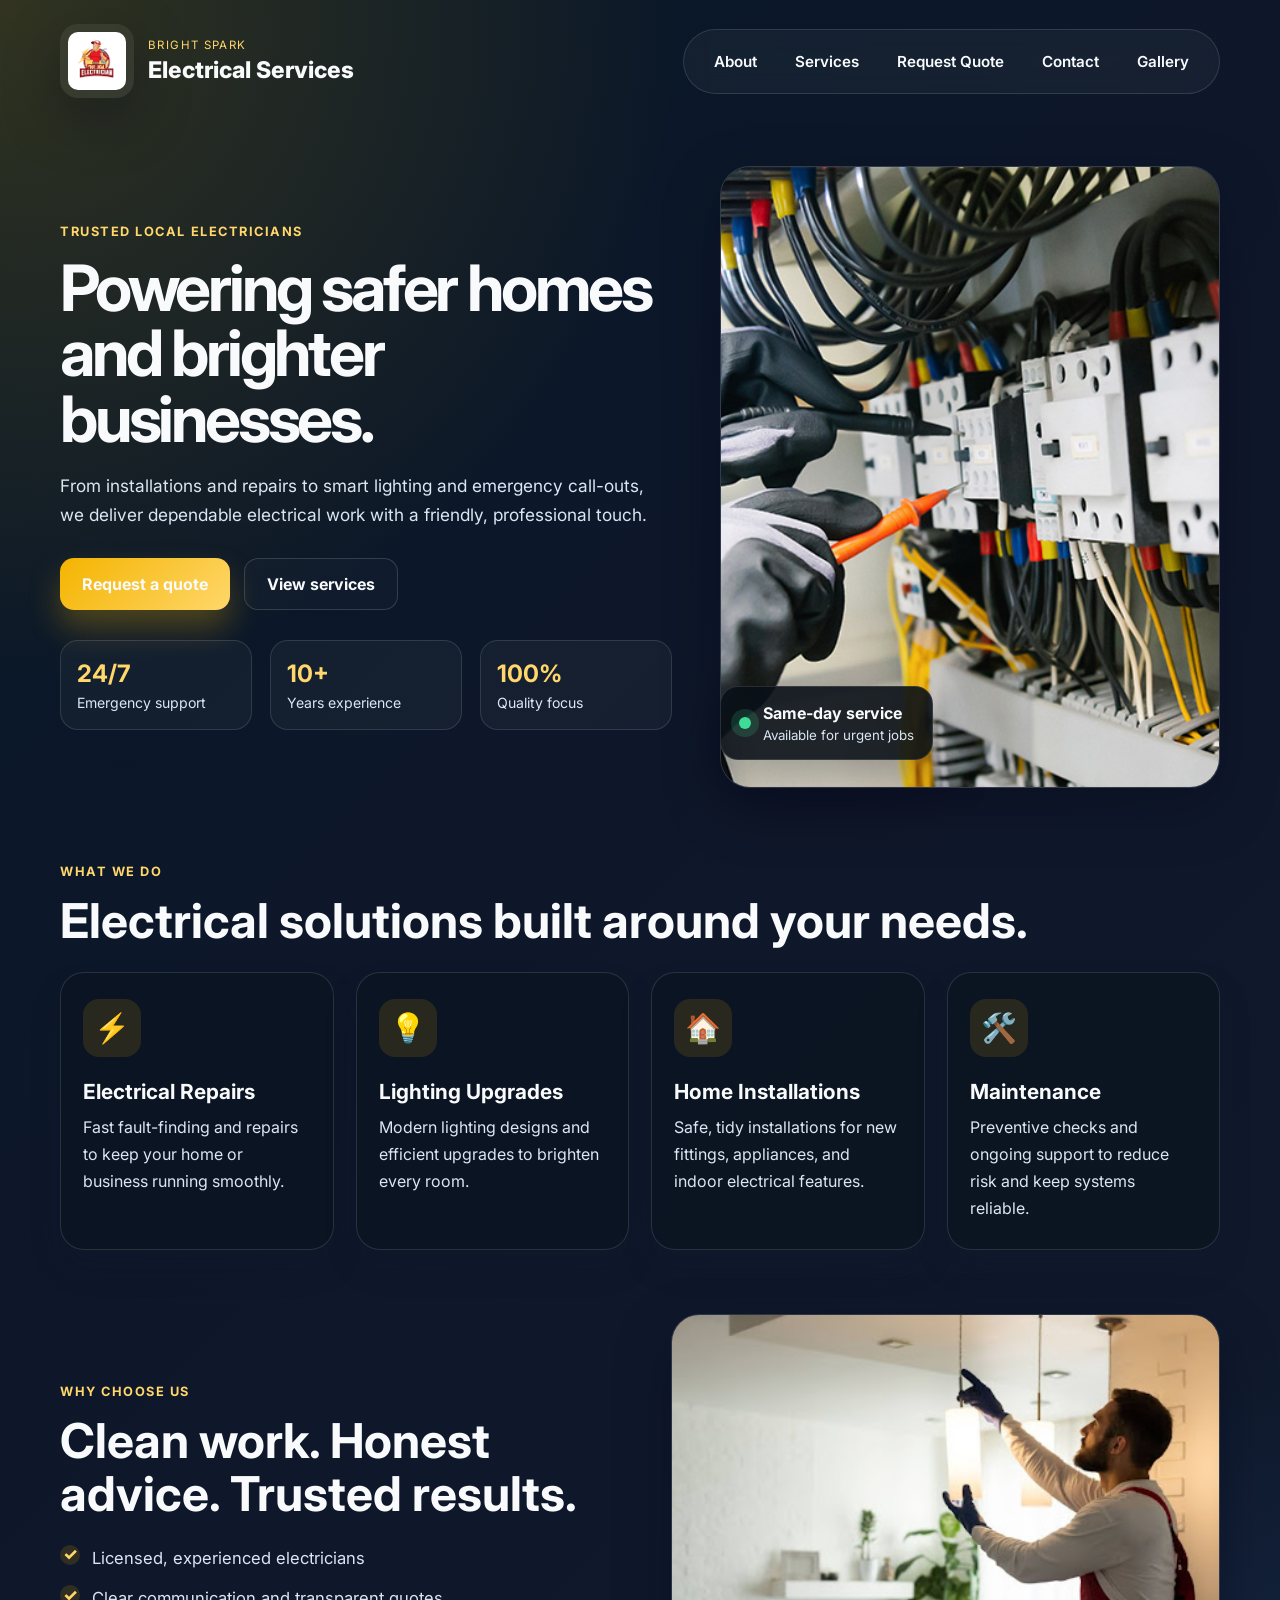
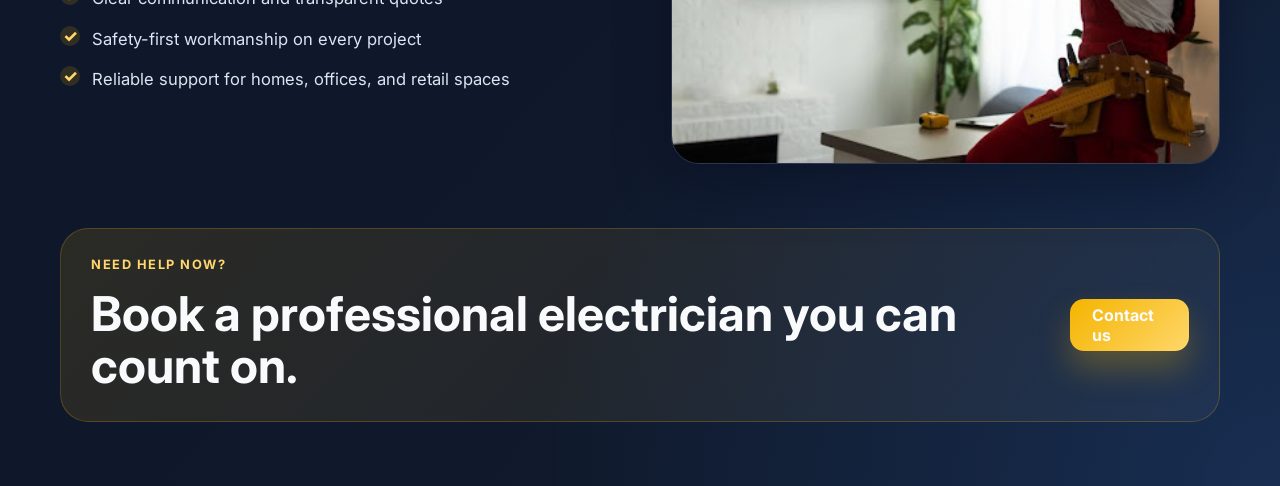
<file: index.html>
<!DOCTYPE html>

<html lang="en">

<head>

    <meta charset="UTF-8">

    <meta name="viewport" content="width=device-width, initial-scale=1.0">

    <title>Bright Spark Electrical Services</title>

    <meta name="description" content="Bright Spark Electrical Services offers reliable residential and commercial electrical solutions, emergency repairs, installations, and maintenance.">

    <link rel="preconnect" href=https://fonts.googleapis.com>

    <link rel="preconnect" href=https://fonts.gstatic.com crossorigin>

    <link href=https://fonts.googleapis.com/css2?family=Inter:wght@400;500;600;700;800;900&display=swap rel="stylesheet">

    <link rel="stylesheet" href="css/style.css">

</head>

<body class="landing-page">

<header class="site-header">

    <div class="brand-wrap">

        <img class="brand-logo" src="images/logo.png" alt="Bright Spark Electrical Services logo">

        <div class="brand-text">

            <span class="brand-kicker">Bright Spark</span>

            <h2>Electrical Services</h2>

        </div>

    </div>



    <nav class="main-nav" aria-label="Main navigation">

        <a href="about.html">About</a>

        <a href="services.html">Services</a>

        <a href="quote.html">Request Quote</a>

        <a href="contact.html">Contact</a>

        <a href="gallery.html">Gallery</a>

    </nav>

</header>



<main class="page-shell">

    <section class="hero">

        <div class="hero-copy">

            <p class="eyebrow">Trusted local electricians</p>

            <h1 class="hero-title-animated">Powering safer homes and brighter businesses.</h1>

            <p class="lead">

                From installations and repairs to smart lighting and emergency call-outs,

                we deliver dependable electrical work with a friendly, professional touch.

            </p>



            <div class="cta-row">

                <a class="primary-btn" href="quote.html">Request a quote</a>

                <a class="secondary-btn" href="services.html">View services</a>

            </div>



            <ul class="quick-facts" aria-label="Key service facts">

                <li><strong>24/7</strong><span>Emergency support</span></li>

                <li><strong>10+</strong><span>Years experience</span></li>

                <li><strong>100%</strong><span>Quality focus</span></li>

            </ul>

        </div>



        <div class="hero-visual" aria-label="Electrical service illustration">

            <div class="image-card main-image">

                <img src="images/installations.jpg" alt="Professional electrician working on a lighting installation">

            </div>

            <div class="floating-card">

                <span class="status-dot"></span>

                <div>

                    <strong>Same-day service</strong>

                    <small>Available for urgent jobs</small>

                </div>

            </div>

        </div>

    </section>



    <section class="services-overview" aria-labelledby="services-heading">

        <div class="section-heading">

            <p class="eyebrow">What we do</p>

            <h2 id="services-heading">Electrical solutions built around your needs.</h2>

        </div>



        <div class="service-grid">

            <article class="service-card">

                <span class="service-icon">⚡</span>

                <h3>Electrical Repairs</h3>

                <p>Fast fault-finding and repairs to keep your home or business running smoothly.</p>

            </article>

            <article class="service-card">

                <span class="service-icon">💡</span>

                <h3>Lighting Upgrades</h3>

                <p>Modern lighting designs and efficient upgrades to brighten every room.</p>

            </article>

            <article class="service-card">

                <span class="service-icon">🏠</span>

                <h3>Home Installations</h3>

                <p>Safe, tidy installations for new fittings, appliances, and indoor electrical features.</p>

            </article>

            <article class="service-card">

                <span class="service-icon">🛠️</span>

                <h3>Maintenance</h3>

                <p>Preventive checks and ongoing support to reduce risk and keep systems reliable.</p>

            </article>

        </div>

    </section>



    <section class="feature-band">

        <div class="feature-copy">

            <p class="eyebrow">Why choose us</p>

            <h2>Clean work. Honest advice. Trusted results.</h2>

            <ul class="check-list">

                <li>Licensed, experienced electricians</li>

                <li>Clear communication and transparent quotes</li>

                <li>Safety-first workmanship on every project</li>

                <li>Reliable support for homes, offices, and retail spaces</li>

            </ul>

        </div>



        <div class="feature-visual">

            <img src="images/lighting.jpg" alt="Modern lighting installation in a room">

        </div>

    </section>



    <section class="cta-banner">

        <div>

            <p class="eyebrow">Need help now?</p>

            <h2>Book a professional electrician you can count on.</h2>

        </div>

        <a class="primary-btn" href="contact.html">Contact us</a>

    </section>

</main>

</body>

</html>
</file>
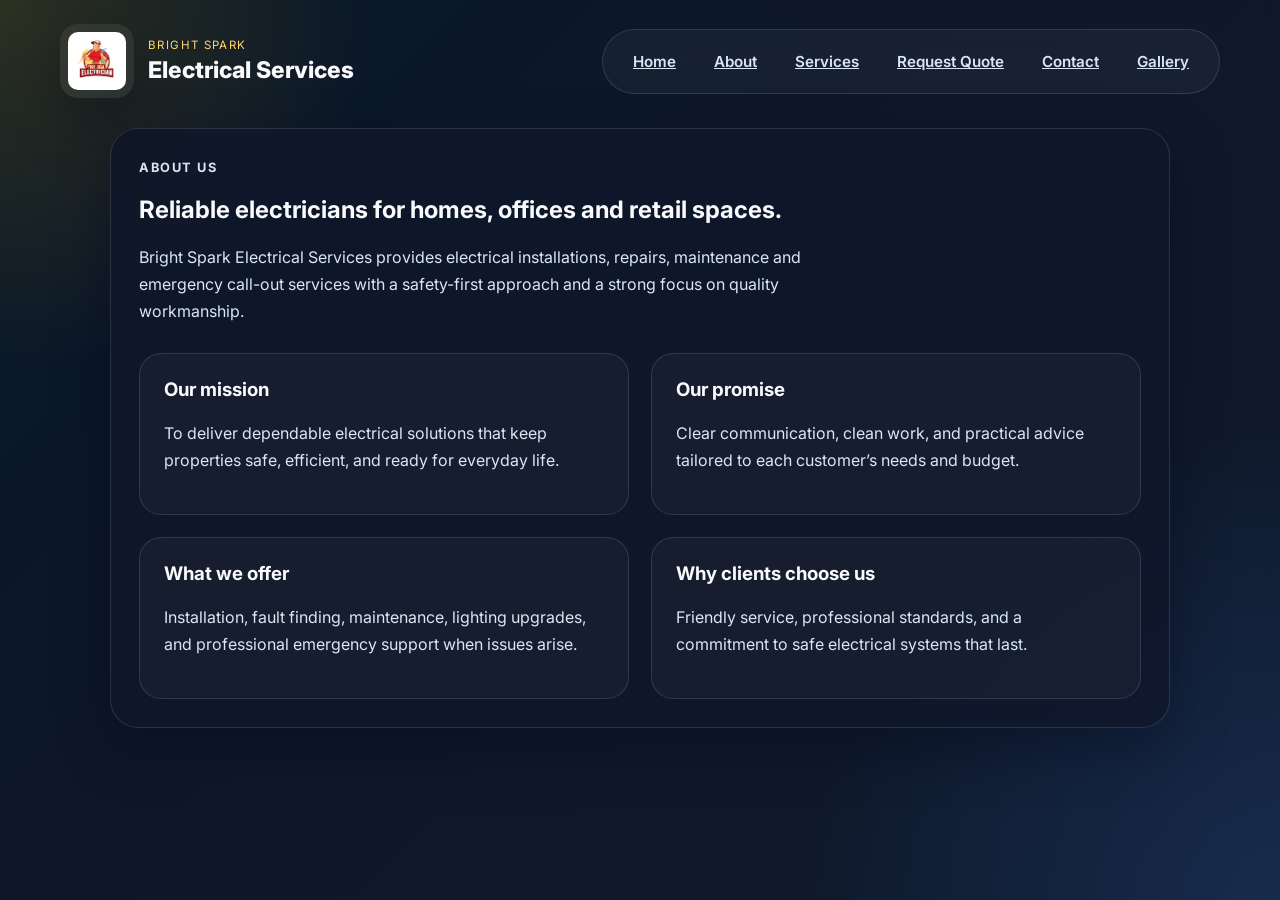
<file: about.html>
<!DOCTYPE html>
<html lang="en">
<head>
  <meta charset="UTF-8">
  <meta name="viewport" content="width=device-width, initial-scale=1.0">
  <title>About Us</title>
  <link rel="preconnect" href="https://fonts.googleapis.com">
  <link rel="preconnect" href="https://fonts.gstatic.com" crossorigin>
  <link href="https://fonts.googleapis.com/css2?family=Inter:wght@400;500;600;700;800;900&display=swap" rel="stylesheet">
  <link rel="stylesheet" href="css/style.css">
</head>
<body class="site-page">
<header class="site-header">
  <div class="brand-wrap">
    <img class="brand-logo" src="images/logo.png" alt="Bright Spark Electrical Services logo">
    <div class="brand-text">
      <span class="brand-kicker">Bright Spark</span>
      <h2>Electrical Services</h2>
    </div>
  </div>

  <nav class="main-nav" aria-label="Main navigation">
    <a href="index.html">Home</a>
    <a href="about.html">About</a>
    <a href="services.html">Services</a>
    <a href="quote.html">Request Quote</a>
    <a href="contact.html">Contact</a>
    <a href="gallery.html">Gallery</a>
  </nav>
</header>

<main class="page-shell">
  <section class="content-panel">
    <div class="intro-copy">
      <p class="eyebrow">About us</p>
      <h1>Reliable electricians for homes, offices and retail spaces.</h1>
      <p class="lead-text">
        Bright Spark Electrical Services provides electrical installations, repairs,
        maintenance and emergency call-out services with a safety-first approach and a strong focus on quality workmanship.
      </p>
    </div>

    <div class="info-grid">
      <article class="info-card">
        <h3>Our mission</h3>
        <p>To deliver dependable electrical solutions that keep properties safe, efficient, and ready for everyday life.</p>
      </article>
      <article class="info-card">
        <h3>Our promise</h3>
        <p>Clear communication, clean work, and practical advice tailored to each customer’s needs and budget.</p>
      </article>
      <article class="info-card">
        <h3>What we offer</h3>
        <p>Installation, fault finding, maintenance, lighting upgrades, and professional emergency support when issues arise.</p>
      </article>
      <article class="info-card">
        <h3>Why clients choose us</h3>
        <p>Friendly service, professional standards, and a commitment to safe electrical systems that last.</p>
      </article>
    </div>
  </section>
</main>
</body>
</html>
</file>
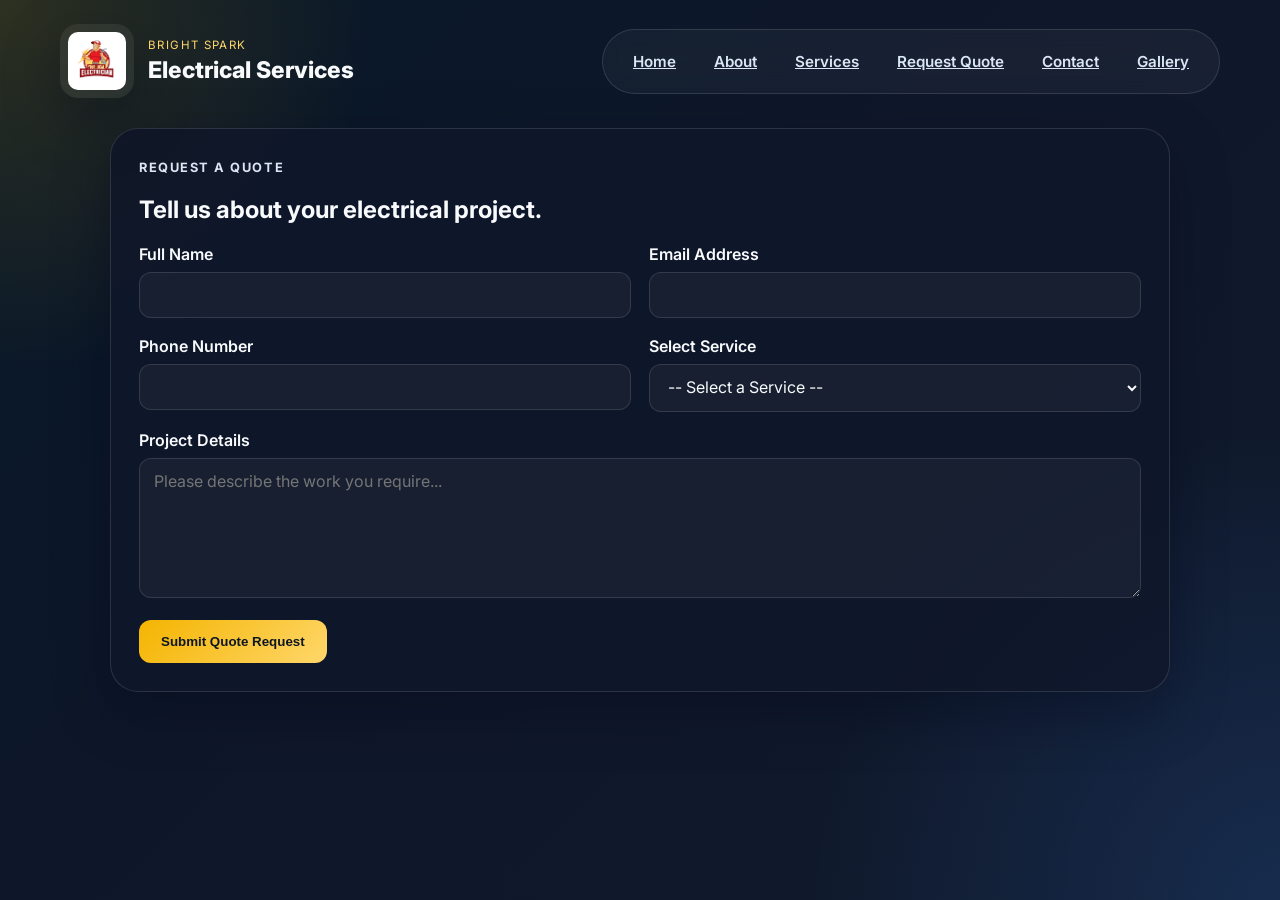
<file: quote.html>
<!DOCTYPE html>

<html lang="en">

<head>

    <meta charset="UTF-8">

    <meta name="viewport" content="width=device-width, initial-scale=1.0">

    <title>Request a Quote</title>

    <link rel="preconnect" href=https://fonts.googleapis.com>

    <link rel="preconnect" href=https://fonts.gstatic.com crossorigin>

    <link href=https://fonts.googleapis.com/css2?family=Inter:wght@400;500;600;700;800;900&display=swap rel="stylesheet">

    <link rel="stylesheet" href="css/style.css">

</head>

<body class="site-page">

<header class="site-header">

    <div class="brand-wrap">

        <img class="brand-logo" src="images/logo.png" alt="Bright Spark Electrical Services logo">

        <div class="brand-text">

            <span class="brand-kicker">Bright Spark</span>

            <h2>Electrical Services</h2>

        </div>

    </div>



    <nav class="main-nav" aria-label="Main navigation">

        <a href="index.html">Home</a>

        <a href="about.html">About</a>

        <a href="services.html">Services</a>

        <a href="quote.html">Request Quote</a>

        <a href="contact.html">Contact</a>

        <a href="gallery.html">Gallery</a>

    </nav>

</header>



<main class="page-shell">

    <section class="content-panel">

        <p class="eyebrow">Request a quote</p>

        <h1>Tell us about your electrical project.</h1>



        <form>

            <div class="form-grid">

                <div>

                    <label for="fullname">Full Name</label>

                    <input type="text" id="fullname" name="fullname" required>

                </div>



                <div>

                    <label for="email">Email Address</label>

                    <input type="email" id="email" name="email" required>

                </div>



                <div>

                    <label for="phone">Phone Number</label>

                    <input type="tel" id="phone" name="phone" required>

                </div>



                <div>

                    <label for="service">Select Service</label>

                    <select id="service" name="service" required>

                        <option value="">-- Select a Service --</option>

                        <option value="Electrical Installations">Electrical Installations</option>

                        <option value="Fault Finding and Repairs">Fault Finding and Repairs</option>

                        <option value="Lighting Installation">Lighting Installation</option>

                        <option value="Electrical Maintenance">Electrical Maintenance</option>

                        <option value="Emergency Electrical Services">Emergency Electrical Services</option>

                    </select>

                </div>

            </div>



            <div>

                <label for="details">Project Details</label>

                <textarea id="details" name="details" placeholder="Please describe the work you require..." required></textarea>

            </div>



            <button type="submit">Submit Quote Request</button>

        </form>

    </section>

</main>

</body>

</html>
</file>
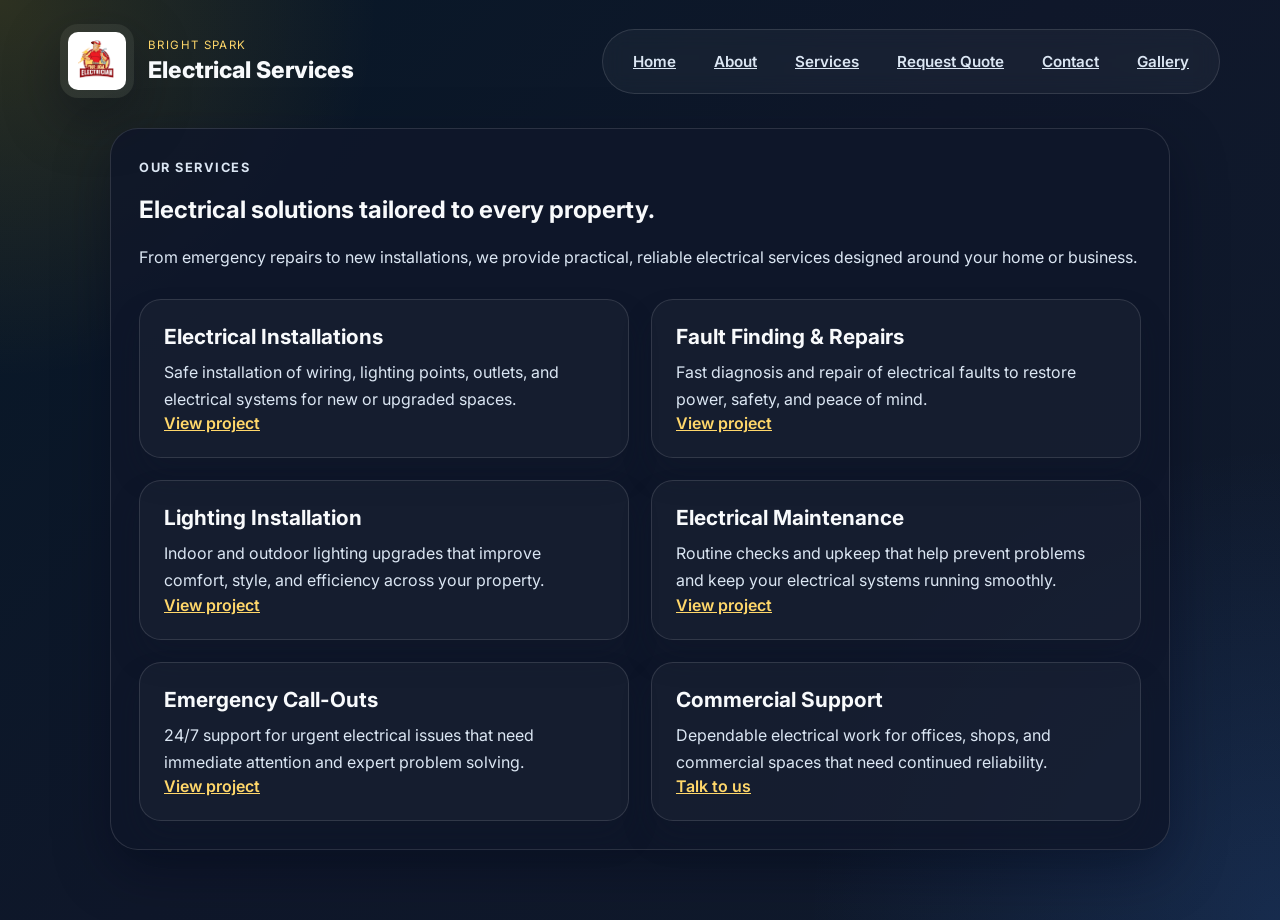
<file: services.html>
<!DOCTYPE html>

<html lang="en">

<head>

    <meta charset="UTF-8">

    <meta name="viewport" content="width=device-width, initial-scale=1.0">

    <title>Services</title>

    <link rel="preconnect" href=https://fonts.googleapis.com>

    <link rel="preconnect" href=https://fonts.gstatic.com crossorigin>

    <link href=https://fonts.googleapis.com/css2?family=Inter:wght@400;500;600;700;800;900&display=swap rel="stylesheet">

    <link rel="stylesheet" href="css/style.css">

</head>

<body class="site-page">

<header class="site-header">

    <div class="brand-wrap">

        <img class="brand-logo" src="images/logo.png" alt="Bright Spark Electrical Services logo">

        <div class="brand-text">

            <span class="brand-kicker">Bright Spark</span>

            <h2>Electrical Services</h2>

        </div>

    </div>



    <nav class="main-nav" aria-label="Main navigation">

        <a href="index.html">Home</a>

        <a href="about.html">About</a>

        <a href="services.html">Services</a>

        <a href="quote.html">Request Quote</a>

        <a href="contact.html">Contact</a>

        <a href="gallery.html">Gallery</a>

    </nav>

</header>



<main class="page-shell">

    <section class="content-panel">

        <p class="eyebrow">Our services</p>

        <h1>Electrical solutions tailored to every property.</h1>

        <p class="lead-text">From emergency repairs to new installations, we provide practical, reliable electrical services designed around your home or business.</p>



        <div class="service-grid">

            <article class="service-card">

                <h3>Electrical Installations</h3>

                <p>Safe installation of wiring, lighting points, outlets, and electrical systems for new or upgraded spaces.</p>

                <a href="gallery.html#installations">View project</a>

            </article>

            <article class="service-card">

                <h3>Fault Finding & Repairs</h3>

                <p>Fast diagnosis and repair of electrical faults to restore power, safety, and peace of mind.</p>

                <a href="gallery.html#repairs">View project</a>

            </article>

            <article class="service-card">

                <h3>Lighting Installation</h3>

                <p>Indoor and outdoor lighting upgrades that improve comfort, style, and efficiency across your property.</p>

                <a href="gallery.html#lighting">View project</a>

            </article>

            <article class="service-card">

                <h3>Electrical Maintenance</h3>

                <p>Routine checks and upkeep that help prevent problems and keep your electrical systems running smoothly.</p>

                <a href="gallery.html#maintenance">View project</a>

            </article>

            <article class="service-card">

                <h3>Emergency Call-Outs</h3>

                <p>24/7 support for urgent electrical issues that need immediate attention and expert problem solving.</p>

                <a href="gallery.html#emergency">View project</a>

            </article>

            <article class="service-card">

                <h3>Commercial Support</h3>

                <p>Dependable electrical work for offices, shops, and commercial spaces that need continued reliability.</p>

                <a href="contact.html">Talk to us</a>

            </article>

        </div>

    </section>

</main>

</body>

</html>
</file>
<file: css/style.css>
:root {

    --bg-deep: #071827;

    --bg-mid: #0f172a;

    --panel: rgba(15, 23, 42, 0.84);

    --panel-strong: rgba(19, 32, 48, 0.96);

    --panel-soft: rgba(255, 255, 255, 0.04);

    --gold: #f4b400;

    --gold-soft: #ffd76a;

    --cream: #f8fafc;

    --muted: #dbe6f3;

    --line: rgba(255, 255, 255, 0.12);

    --shadow: 0 20px 55px rgba(2, 6, 23, 0.35);

}



* {

    box-sizing: border-box;

}



body.landing-page {

    margin: 0;

    font-family: "Inter", "Segoe UI", Arial, sans-serif;

    color: var(--cream);

    background:

            radial-gradient(circle at top left, rgba(244, 180, 0, 0.18), transparent 28%),

            radial-gradient(circle at bottom right, rgba(59, 130, 246, 0.18), transparent 30%),

            linear-gradient(135deg, var(--bg-deep) 0%, var(--bg-mid) 48%, #101b2d 100%);

    min-height: 100vh;

}



body.landing-page img {

    display: block;

    max-width: 100%;

}



body.landing-page a {

    text-decoration: none;

    color: inherit;

}



.site-header {

    max-width: 1200px;

    margin: 0 auto;

    padding: 24px 20px 0;

    display: flex;

    align-items: center;

    justify-content: space-between;

    gap: 24px;

}



.brand-wrap {

    display: flex;

    align-items: center;

    gap: 14px;

}



.brand-logo {

    width: 74px;

    height: 74px;

    border-radius: 18px;

    background: rgba(255, 255, 255, 0.06);

    padding: 8px;

    box-shadow: var(--shadow);

}



.brand-kicker {

    display: block;

    font-size: 0.72rem;

    letter-spacing: 0.12em;

    text-transform: uppercase;

    color: var(--gold-soft);

}



.brand-text h2 {

    margin: 4px 0 0;

    font-size: clamp(1.1rem, 1.8vw, 1.6rem);

    font-weight: 800;

}



.main-nav {

    display: flex;

    align-items: center;

    gap: 10px;

    justify-content: flex-end;

    flex-wrap: wrap;

    padding: 12px 16px;

    background: rgba(255, 255, 255, 0.04);

    border: 1px solid var(--line);

    border-radius: 999px;

    backdrop-filter: blur(10px);

}



.main-nav a {

    padding: 10px 14px;

    border-radius: 999px;

    color: var(--muted);

    font-size: 0.95rem;

    font-weight: 600;

    transition: background 0.2s ease, color 0.2s ease, transform 0.2s ease;

}



.main-nav a:hover,

.main-nav a:focus-visible {

    background: rgba(244, 180, 0, 0.12);

    color: var(--cream);

    transform: translateY(-1px);

}



.page-shell {

    max-width: 1200px;

    margin: 0 auto;

    padding: 26px 20px 64px;

}



.hero {

    display: grid;

    grid-template-columns: 1.1fr 0.9fr;

    align-items: center;

    gap: 48px;

    padding: 42px 0 18px;

}



.eyebrow {

    margin: 0 0 16px;

    color: var(--gold-soft);

    font-size: 0.8rem;

    font-weight: 700;

    letter-spacing: 0.12em;

    text-transform: uppercase;

}



.hero-copy h1 {

    margin: 0;

    font-size: clamp(2.7rem, 5vw, 5rem);

    line-height: 1.02;

    letter-spacing: -0.05em;

}



.lead {

    margin: 20px 0 0;

    max-width: 640px;

    color: var(--muted);

    font-size: 1.08rem;

    line-height: 1.7;

}



.cta-row {

    display: flex;

    flex-wrap: wrap;

    gap: 14px;

    margin-top: 28px;

}



.primary-btn,

.secondary-btn {

    display: inline-flex;

    align-items: center;

    justify-content: center;

    min-height: 52px;

    padding: 0 22px;

    border-radius: 14px;

    font-weight: 700;

    transition: transform 0.2s ease, box-shadow 0.2s ease, border-color 0.2s ease;

}



.primary-btn {

    background: linear-gradient(135deg, var(--gold) 0%, var(--gold-soft) 100%);

    color: #0d1724;

    box-shadow: 0 18px 32px rgba(244, 180, 0, 0.28);

}



.secondary-btn {

    border: 1px solid rgba(255, 255, 255, 0.15);

    background: rgba(255, 255, 255, 0.02);

    color: var(--cream);

}



.primary-btn:hover,

.secondary-btn:hover,

.primary-btn:focus-visible,

.secondary-btn:focus-visible {

    transform: translateY(-2px);

}



.quick-facts {

    list-style: none;

    display: grid;

    grid-template-columns: repeat(3, minmax(0, 1fr));

    gap: 18px;

    padding: 0;

    margin: 30px 0 0;

}



.quick-facts li {

    padding: 18px 16px;

    border-radius: 18px;

    background: rgba(255, 255, 255, 0.035);

    border: 1px solid var(--line);

}



.quick-facts strong {

    display: block;

    font-size: 1.5rem;

    color: var(--gold-soft);

}



.quick-facts span {

    display: block;

    margin-top: 6px;

    color: var(--muted);

    font-size: 0.88rem;

}



.hero-visual {

    position: relative;

    display: grid;

    place-items: center;

}



.image-card {

    width: min(100%, 520px);

    border-radius: 30px;

    overflow: hidden;

    border: 1px solid var(--line);

    box-shadow: var(--shadow);

    background: rgba(255, 255, 255, 0.04);

}



.image-card img {

    width: 100%;

    height: 620px;

    object-fit: cover;

}



.floating-card {

    position: absolute;

    left: 0;

    bottom: 28px;

    display: flex;

    align-items: center;

    gap: 12px;

    padding: 16px 18px;

    background: rgba(9, 16, 24, 0.9);

    border: 1px solid rgba(255, 255, 255, 0.12);

    border-radius: 18px;

    box-shadow: var(--shadow);

    animation: float 3s ease-in-out infinite;

}



.status-dot {

    display: inline-block;

    width: 12px;

    height: 12px;

    border-radius: 50%;

    background: #3ddc97;

    box-shadow: 0 0 0 8px rgba(61, 220, 151, 0.16);

}



.floating-card strong,

.floating-card small {

    display: block;

}



.floating-card small {

    color: var(--muted);

    margin-top: 4px;

}



.hero-title-animated {

    animation: heroSlideIn 900ms cubic-bezier(.22,.61,.36,1) both,

    heroGlowPulse 2.2s ease-in-out 1s infinite;

}



@keyframes heroSlideIn {

    from {

        opacity: 0;

        transform: translateY(24px) scale(0.98);

    }

    to {

        opacity: 1;

        transform: translateY(0) scale(1);

    }

}



@keyframes heroGlowPulse {

    0%,

    100% {

        text-shadow: 0 0 0 rgba(244, 180, 0, 0);

    }

    50% {

        text-shadow: 0 0 22px rgba(244, 180, 0, 0.55);

    }

}



.services-overview {

    padding-top: 58px;

}



.section-heading {

    margin-bottom: 22px;

}



.section-heading h2,

.feature-copy h2,

.cta-banner h2 {

    margin: 0;

    font-size: clamp(2rem, 4vw, 3rem);

    line-height: 1.1;

}



.service-grid {

    display: grid;

    grid-template-columns: repeat(4, minmax(0, 1fr));

    gap: 22px;

    margin-top: 24px;

}



.service-card {

    padding: 26px 22px;

    border-radius: 24px;

    background: rgba(12, 21, 34, 0.88);

    border: 1px solid var(--line);

    box-shadow: 0 18px 30px rgba(15, 23, 42, 0.24);

    transition: transform 0.2s ease, border-color 0.2s ease;

}



.service-card:hover {

    transform: translateY(-4px);

    border-color: rgba(244, 180, 0, 0.55);

}



.service-icon {

    display: inline-flex;

    align-items: center;

    justify-content: center;

    width: 58px;

    height: 58px;

    border-radius: 16px;

    font-size: 1.8rem;

    background: rgba(244, 180, 0, 0.12);

}



.service-card h3 {

    margin: 22px 0 10px;

    font-size: 1.3rem;

}



.service-card p {

    margin: 0;

    color: var(--muted);

    line-height: 1.7;

}



.feature-band {

    display: grid;

    grid-template-columns: 1fr 0.95fr;

    align-items: center;

    gap: 34px;

    padding-top: 64px;

}



.check-list {

    list-style: none;

    margin: 24px 0 0;

    padding: 0;

    display: grid;

    gap: 14px;

}



.check-list li {

    position: relative;

    padding-left: 32px;

    color: var(--muted);

    line-height: 1.6;

    font-size: 1.04rem;

}



.check-list li::before {

    content: "✓";

    position: absolute;

    left: 0;

    top: 0;

    display: inline-flex;

    align-items: center;

    justify-content: center;

    width: 20px;

    height: 20px;

    border-radius: 50%;

    background: rgba(244, 180, 0, 0.15);

    color: var(--gold-soft);

    font-weight: 800;

}



.feature-visual img {

    width: 100%;

    height: 450px;

    object-fit: cover;

    border-radius: 28px;

    border: 1px solid var(--line);

    box-shadow: var(--shadow);

}



.cta-banner {

    display: flex;

    align-items: center;

    justify-content: space-between;

    gap: 20px;

    margin-top: 64px;

    padding: 28px 30px;

    border-radius: 28px;

    background: linear-gradient(135deg, rgba(244, 180, 0, 0.12), rgba(255, 255, 255, 0.04));

    border: 1px solid rgba(244, 180, 0, 0.22);

}



@keyframes float {

    0%,

    100% {

        transform: translateY(0px);

    }

    50% {

        transform: translateY(-10px);

    }

}



@media (max-width: 960px) {

    .hero,

    .feature-band,

    .service-grid {

        grid-template-columns: 1fr 1fr;

    }



    .hero {

        grid-template-columns: 1fr;

    }



    .feature-band {

        grid-template-columns: 1fr;

    }



    .service-grid {

        grid-template-columns: repeat(2, minmax(0, 1fr));

    }

}



@media (max-width: 720px) {

    .site-header {

        flex-direction: column;

        align-items: flex-start;

    }



    .main-nav {

        width: 100%;

        justify-content: flex-start;

        border-radius: 20px;

    }



    .hero-copy h1 {

        letter-spacing: -0.04em;

    }



    .cta-banner {

        flex-direction: column;

        align-items: flex-start;

    }

}



@media (max-width: 560px) {

    .page-shell {

        padding-left: 16px;

        padding-right: 16px;

    }



    .service-grid,

    .quick-facts {

        grid-template-columns: 1fr;

    }



    .brand-wrap {

        align-items: center;

    }



    .image-card img,

    .feature-visual img {

        height: 340px;

    }

}



body.site-page {

    margin: 0;

    min-height: 100vh;

    font-family: "Inter", "Segoe UI", Arial, sans-serif;

    color: var(--cream);

    background:

            radial-gradient(circle at top left, rgba(244, 180, 0, 0.16), transparent 24%),

            radial-gradient(circle at bottom right, rgba(59, 130, 246, 0.16), transparent 30%),

            linear-gradient(135deg, var(--bg-deep) 0%, var(--bg-mid) 48%, #101b2d 100%);

}



body.site-page .page-shell {

    max-width: 1100px;

    margin: 0 auto;

    padding: 30px 20px 70px;

}



body.site-page .content-panel {

    background: rgba(15, 23, 42, 0.82);

    border: 1px solid var(--line);

    border-radius: 28px;

    box-shadow: var(--shadow);

    padding: 28px;

}



body.site-page .content-panel h1,

body.site-page .content-panel h2,

body.site-page .content-panel h3 {

    margin-top: 0;

    color: var(--cream);

}



body.site-page .intro-copy {

    max-width: 700px;

}



body.site-page .lead-text,

body.site-page .content-panel p,

body.site-page .content-panel li,

body.site-page .contact-card p,

body.site-page .contact-card a,

body.site-page .gallery-card p {

    color: var(--muted);

    line-height: 1.7;

}



body.site-page .info-grid,

body.site-page .service-grid,

body.site-page .gallery-grid,

body.site-page .contact-grid {

    display: grid;

    gap: 22px;

    margin-top: 28px;

}



body.site-page .info-grid,

body.site-page .service-grid,

body.site-page .contact-grid {

    grid-template-columns: repeat(2, minmax(0, 1fr));

}



body.site-page .info-card,

body.site-page .service-card,

body.site-page .contact-card,

body.site-page .gallery-card {

    background: rgba(255, 255, 255, 0.03);

    border: 1px solid var(--line);

    border-radius: 22px;

    padding: 24px;

}



body.site-page .service-card a,

body.site-page .contact-card a {

    color: var(--gold-soft);

    font-weight: 600;

}



body.site-page .gallery-grid {

    grid-template-columns: repeat(2, minmax(0, 1fr));

}



body.site-page .gallery-card img {

    width: 100%;

    height: 220px;

    object-fit: cover;

    border-radius: 16px;

    margin-bottom: 14px;

    cursor: zoom-in;

    transition: transform 0.2s ease, filter 0.2s ease;

}



body.site-page .gallery-card img:hover {

    transform: scale(1.02);

    filter: brightness(1.04);

}



.lightbox {

    position: fixed;

    inset: 0;

    display: none;

    align-items: center;

    justify-content: center;

    background: rgba(1, 8, 16, 0.92);

    z-index: 1200;

    padding: 20px;

}



.lightbox.is-open {

    display: flex;

}



.lightbox-content {

    margin: 0;

    max-width: min(1100px, 88vw);

    max-height: 86vh;

    text-align: center;

}



.lightbox-content img {

    display: block;

    max-width: 100%;

    max-height: 78vh;

    width: auto;

    height: auto;

    border-radius: 14px;

    border: 1px solid rgba(255, 255, 255, 0.2);

    box-shadow: 0 24px 48px rgba(0, 0, 0, 0.45);

}



.lightbox-content figcaption {

    margin-top: 12px;

    color: var(--muted);

    font-size: 0.95rem;

}



.lightbox-close,

.lightbox-nav {

    position: absolute;

    border: 1px solid rgba(255, 255, 255, 0.28);

    background: rgba(12, 21, 34, 0.74);

    color: var(--cream);

    cursor: pointer;

}



.lightbox-close {

    top: 20px;

    right: 20px;

    width: 44px;

    height: 44px;

    border-radius: 50%;

    font-size: 1.8rem;

    line-height: 1;

    display: inline-flex;

    align-items: center;

    justify-content: center;

    padding: 0;

}



.lightbox-nav {

    top: 50%;

    transform: translateY(-50%);

    width: 48px;

    height: 64px;

    border-radius: 12px;

    font-size: 1.9rem;

    display: inline-flex;

    align-items: center;

    justify-content: center;

    padding: 0;

}



.lightbox-prev {

    left: 18px;

}



.lightbox-next {

    right: 18px;

}



body.site-page form {

    display: grid;

    gap: 18px;

    margin-top: 20px;

}



body.site-page .form-grid {

    display: grid;

    grid-template-columns: repeat(2, minmax(0, 1fr));

    gap: 18px;

}



body.site-page label {

    display: block;

    margin-bottom: 8px;

    font-weight: 600;

    color: var(--cream);

}



body.site-page input,

body.site-page select,

body.site-page textarea {

    width: 100%;

    padding: 12px 14px;

    border-radius: 12px;

    border: 1px solid rgba(255, 255, 255, 0.12);

    background: rgba(255, 255, 255, 0.04);

    color: var(--cream);

    font: inherit;

}



body.site-page textarea {

    min-height: 140px;

    resize: vertical;

}



body.site-page button {

    background: linear-gradient(135deg, var(--gold) 0%, var(--gold-soft) 100%);

    color: #0d1724;

    border: none;

    padding: 14px 22px;

    border-radius: 12px;

    font-weight: 800;

    cursor: pointer;

    width: fit-content;

}



body.site-page .quote-summary {

    display: flex;

    align-items: center;

    justify-content: center;

    background: rgba(244, 180, 0, 0.1);

    border: 1px solid rgba(244, 180, 0, 0.25);

    border-radius: 18px;

}



body.site-page .quote-summary p {

    margin: 0;

    padding: 18px;

    font-size: 1.05rem;

    color: var(--gold-soft);

}



body.site-page .contact-card strong {

    display: block;

    margin-bottom: 6px;

    color: var(--cream);

}



body.site-page .map-panel {

    margin-top: 34px;

    padding: 24px;

    border-radius: 22px;

    background: rgba(255, 255, 255, 0.03);

    border: 1px solid var(--line);

}



body.site-page .map-controls {

    display: grid;

    grid-template-columns: 1fr auto;

    gap: 12px;

    align-items: end;

    margin: 20px 0 16px;

}



body.site-page .map-controls label {

    grid-column: 1 / -1;

}



body.site-page .service-map {

    width: 100%;

    height: 420px;

    border-radius: 16px;

    border: 1px solid var(--line);

    overflow: hidden;

}



body.site-page .map-status {

    margin: 12px 0 0;

    color: var(--muted);

    font-size: 0.95rem;

}



body:not(.landing-page):not(.site-page) {

    margin: 20px;

    font-family: Arial, sans-serif;

}



body:not(.landing-page):not(.site-page) nav {

    background-color: var(--gold);

    padding: 15px;

    text-align: left;

    margin-bottom: 20px;

}



body:not(.landing-page):not(.site-page) nav a {

    color: white;

    text-decoration: none;

    margin: 0 15px;

    font-weight: bold;

}



body:not(.landing-page):not(.site-page) nav a:hover {

    color: black;

}



body:not(.landing-page):not(.site-page) img {

    display: block;

    margin: 20px auto;

}



body:not(.landing-page):not(.site-page) .logo {

    width: 200px;

    height: auto;

    display: block;

    margin: 20px auto;

}



body:not(.landing-page):not(.site-page) h1 {

    color: var(--gold);

}



@media (max-width: 768px) {

    body:not(.landing-page):not(.site-page) .hero-grid {

        grid-template-columns: 1fr;

        text-align: center;

    }



    body:not(.landing-page):not(.site-page) .card-grid {

        grid-template-columns: repeat(2, 1fr);

    }

}



@media (max-width: 480px) {

    body:not(.landing-page):not(.site-page) .hero-grid {

        grid-template-columns: 1fr;

        text-align: center;

    }



    body:not(.landing-page):not(.site-page) .card-grid {

        grid-template-columns: 1fr;

    }

}



@media (max-width: 700px) {

    body.site-page .form-grid,

    body.site-page .info-grid,

    body.site-page .service-grid,

    body.site-page .gallery-grid,

    body.site-page .contact-grid {

        grid-template-columns: 1fr;

    }



    body.site-page .map-controls {

        grid-template-columns: 1fr;

    }

}



/* Tablet*/

@media (max-width: 900px) {

    .hero {

        grid-template-columns: 1fr;

        text-align: center;

    }

    .card-grid {

        grid-template-columns: repeat(2, 1fr);

    }

}



/*Mobile Device*/

@media (max-width: 600px) {

    .card-grid {

        grid-template-columns: 1fr;

        text-align: center;

    }}
</file>
